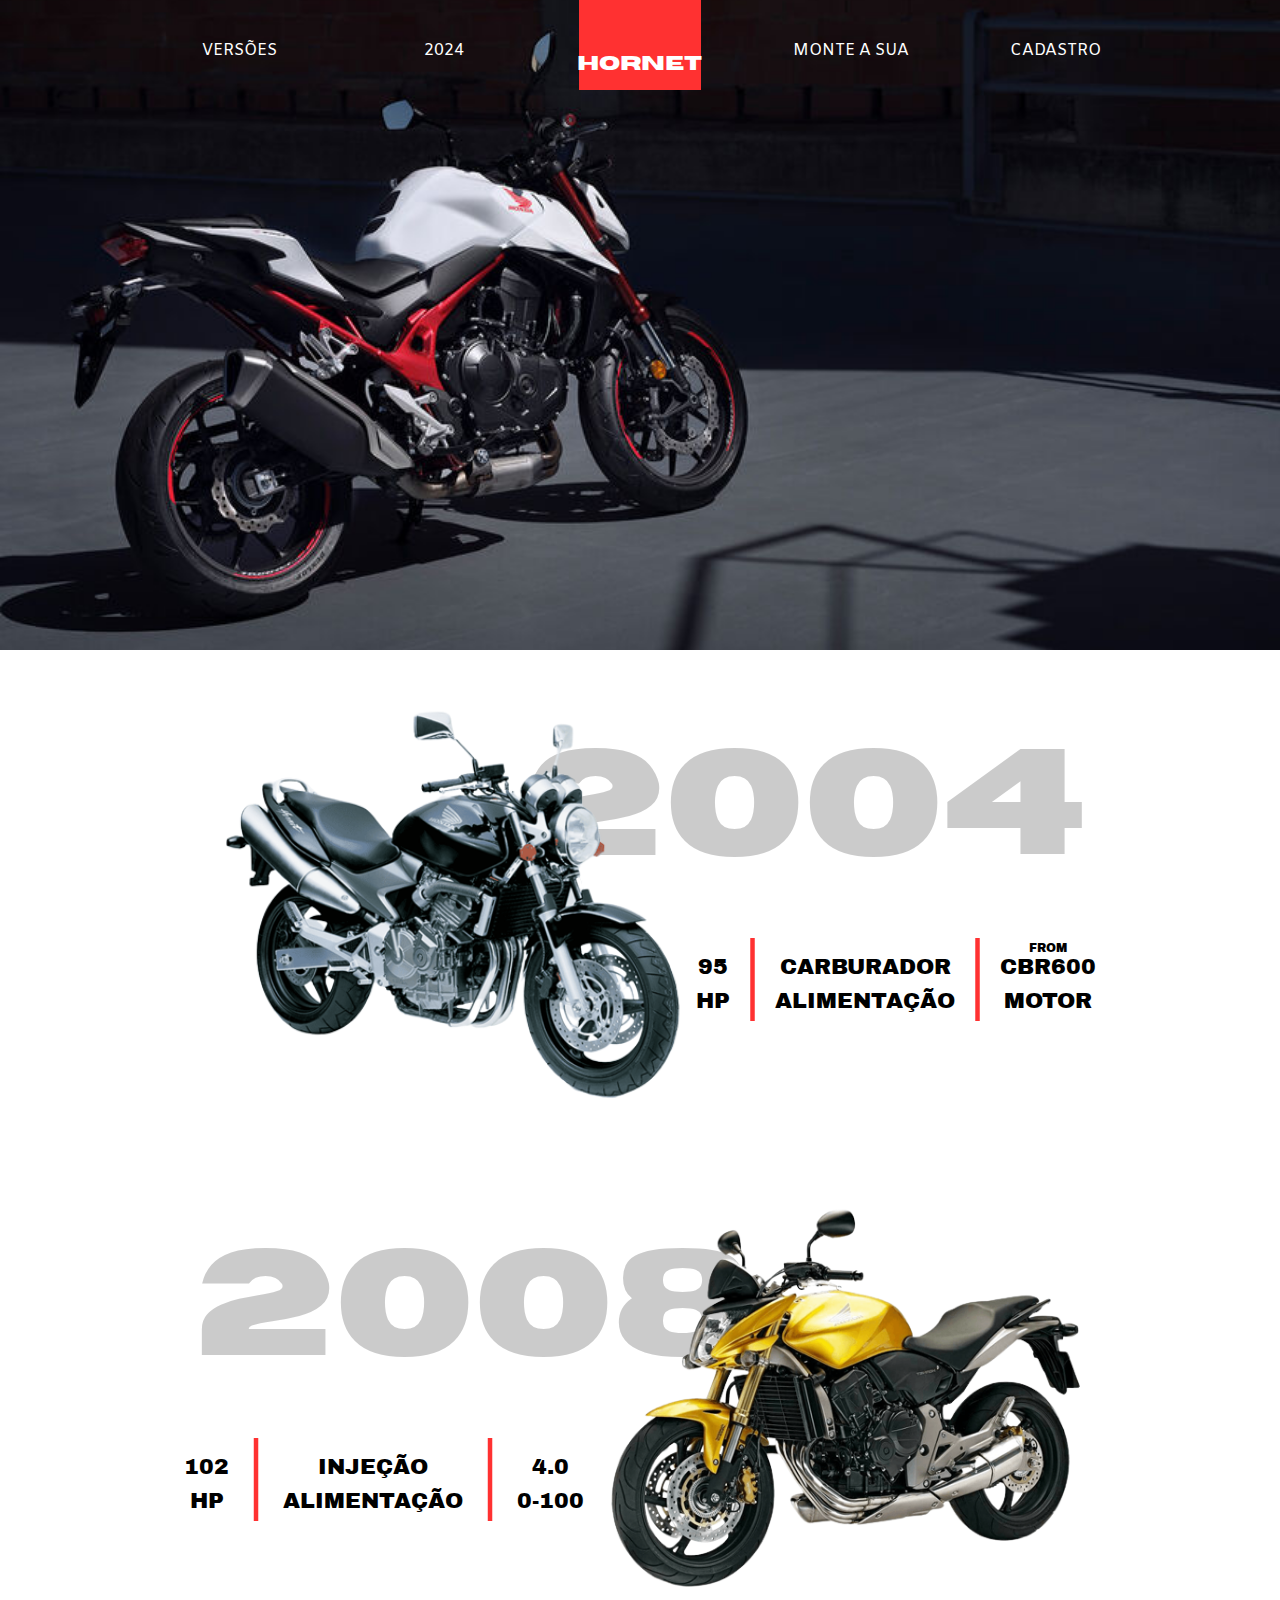
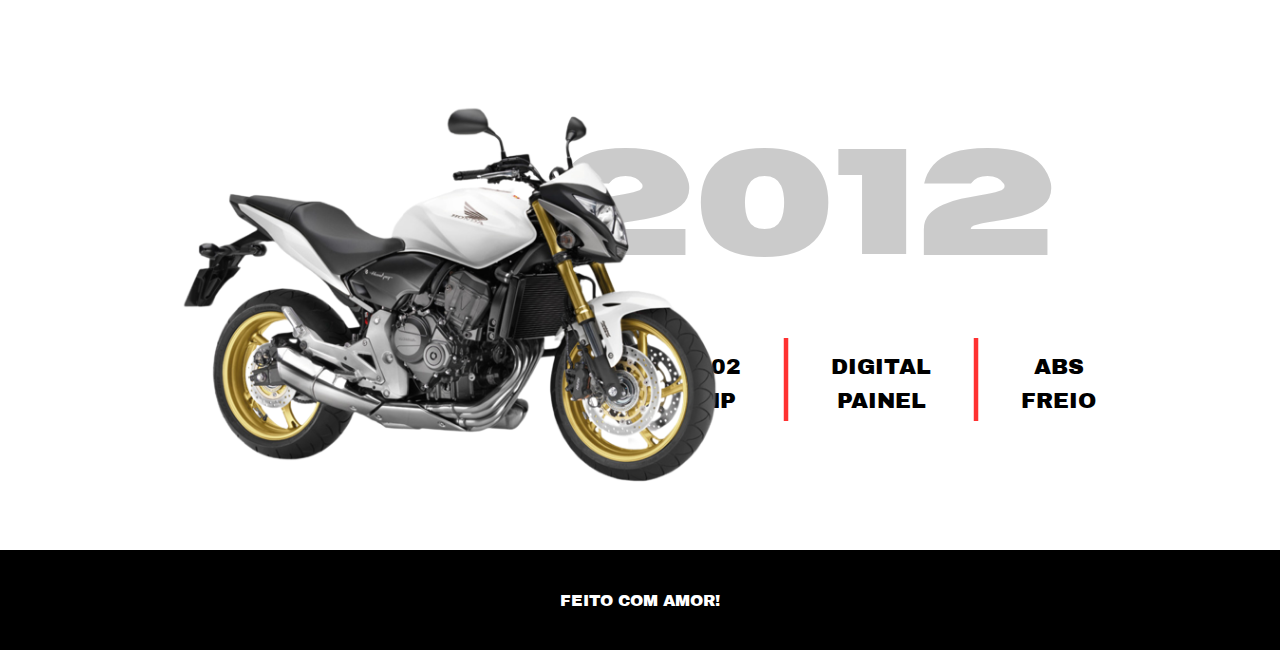
<file: site/public/index.html>
<!DOCTYPE html>
<html lang="pt-br">
<head>
    <meta charset="UTF-8">
    <meta name="viewport" content="width=device-width, initial-scale=1.0">
    <title>Home - Versões</title>
    <link rel="stylesheet" href="css/styleFonts.css">
    <link rel="stylesheet" href="css/styleHeader.css">
    <link rel="stylesheet" href="css/styleIndex.css">
    <link rel="stylesheet" href="css/styleFooter.css">
</head>
<body>
    <div class="header">
        <div class="container">
            <div class="left_menu">
                <ul class="navbar">
                    <li class="navbar_element"><a href="#">VERSÕES</a></li>
                    <li class="navbar_element"><a href="2024.html">2024</a></li>
                </ul>
            </div>
            <div class="logo_menu">
                <div class="logo_fundo">
                    <p>HORNET</p>
                </div>
            </div>
            <div class="right_menu">
                <ul class="navbar">
                    <li class="navbar_element" id="verificaLogin"><a href="login.html">MONTE A SUA</a></li>
                    <li class="navbar_element" id="verificaCadastro"><a href="cadastro.html">CADASTRO</a></li>
                </ul>
            </div>
        </div>
    </div>

    <div class="content">
        <div class="container">
            <div class="versoes">
                <div class="foto_esquerda">
                    <img src="assets/imgs/versoes_page/versao_2004.png" alt="Hornet modelo 2004">
                </div>
                <div class="texto_direita">
                    <div class="ano">2004</div>
                    <div class="specs">
                        <div class="specs_texto">
                            <p>95</p>
                            <p>HP</p>
                        </div>
                        <p class="divisoes">|</p>
                        <div class="specs_texto">
                            <p>CARBURADOR</p>
                            <p>ALIMENTAÇÃO</p>
                        </div>
                        <p class="divisoes">|</p>
                        <div class="specs_texto">
                            <P id="subtitle">FROM</P>
                            <p>CBR600</p>
                            <p>MOTOR</p>
                        </div>
                    </div>
                </div>
            </div>

            
            <div class="versoes">
                <div class="texto_esquerda">
                    <div class="ano">2008</div>
                    <div class="specs">
                        <div class="specs_texto">
                            <p>102</p>
                            <p>HP</p>
                        </div>
                        <p class="divisoes">|</p>
                        <div class="specs_texto">
                            <p>INJEÇÃO</p>
                            <p>ALIMENTAÇÃO</p>
                        </div>
                        <p class="divisoes">|</p>
                        <div class="specs_texto">
                            <p>4.0</p>
                            <p>0-100</p>
                        </div>
                    </div>                    
                </div>
                <div class="foto_direita">
                    <img id="hornet_2008" src="assets/imgs/versoes_page/versao_2008.png" alt="Hornet modelo 2012">
                </div>
            </div>

            
            <div class="versoes">
                <div class="foto_esquerda">
                    <img id="hornet_2012" src="assets/imgs/versoes_page/versao_2012.png" alt="Hornet modelo 2012">
                </div>
                <div class="texto_direita">
                    <div class="ano">2012</div>
                    <div class="specs">
                        <div class="specs_texto">
                            <p>102</p>
                            <p>HP</p>
                        </div>
                        <p class="divisoes">|</p>
                        <div class="specs_texto">
                            <p>DIGITAL</p>
                            <p>PAINEL</p>
                        </div>
                        <p class="divisoes">|</p>
                        <div class="specs_texto">
                            <p>ABS</p>
                            <p>FREIO</p>
                        </div>
                    </div>
                </div>
            </div>
        </div>
    </div>

    <div class="footer">
        <p>FEITO COM AMOR!</p>
    </div>

</body>
</html>

<script>
    if((sessionStorage.NOME_USUARIO).length > 0){
        verificaLogin.innerHTML = `
            <a href="monteASua.html">MONTE A SUA</a>
        `;

        verificaCadastro.innerHTML = `
            <a href="dashboard.html">MÉTRICAS</a>
        `;
    }
</script>
</file>
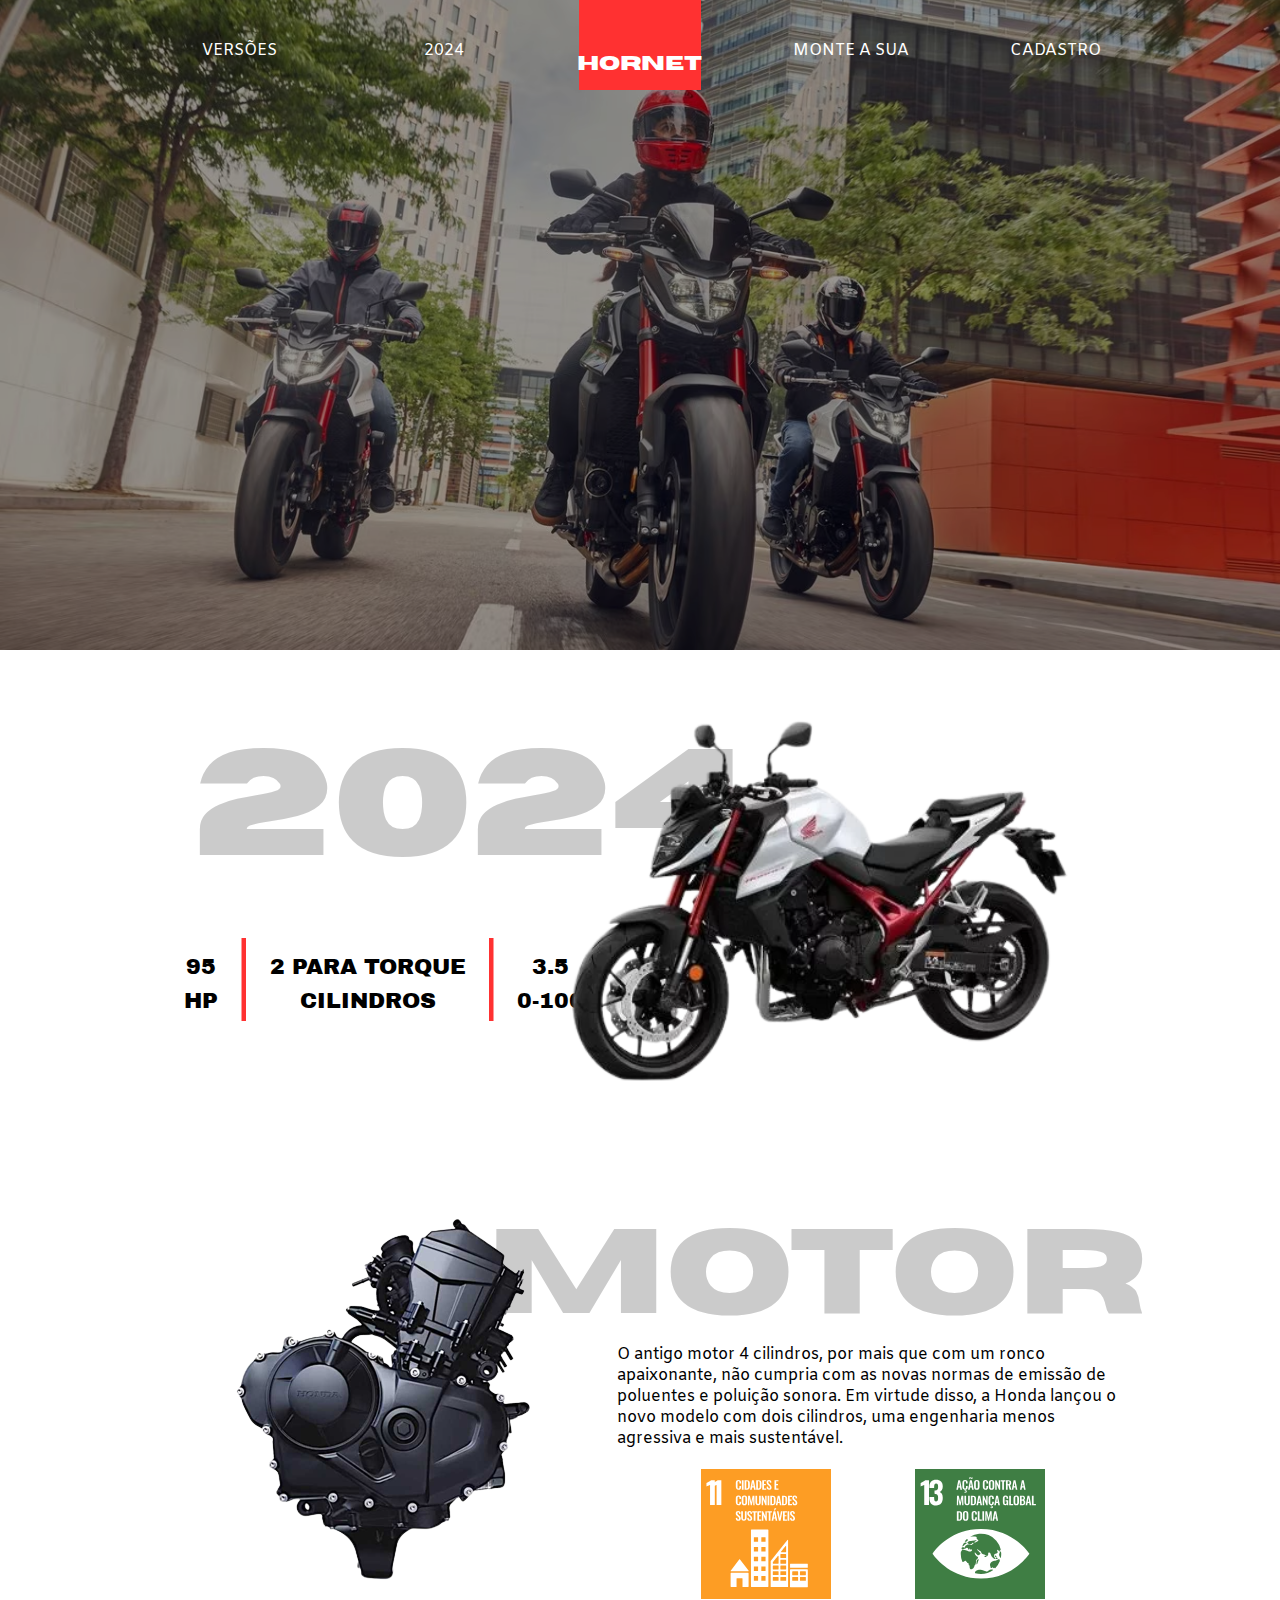
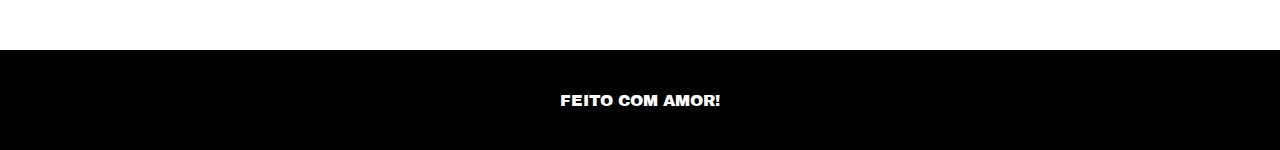
<file: site/public/2024.html>
<!DOCTYPE html>
<html lang="pt-br">
<head>
    <meta charset="UTF-8">
    <meta name="viewport" content="width=device-width, initial-scale=1.0">
    <title>2024</title>
    <link rel="stylesheet" href="css/styleFonts.css">
    <link rel="stylesheet" href="css/styleHeader.css">
    <link rel="stylesheet" href="css/style2024.css">
    <link rel="stylesheet" href="css/styleFooter.css">
</head>
<body>
    <div class="header">
        <div class="container">
            <div class="left_menu">
                <ul class="navbar">
                    <li class="navbar_element"><a href="index.html">VERSÕES</a></li>
                    <li class="navbar_element"><a href="#">2024</a></li>
                </ul>
            </div>
            <div class="logo_menu">
                <div class="logo_fundo">
                    <p>HORNET</p>
                </div>
            </div>
            <div class="right_menu">
                <ul class="navbar">
                    <li class="navbar_element" id="verificaLogin"><a href="login.html">MONTE A SUA</a></li>
                    <li class="navbar_element" id="verificaCadastro"><a href="cadastro.html">CADASTRO</a></li>
                </ul>
            </div>
        </div>
    </div>
    

    <div class="content">
        <div class="container">
            <div class="div_versao_2024">
                <div class="texto_esquerda">
                    <div class="ano">
                        2024
                    </div>
                    <div class="specs">
                        <div class="specs_texto">
                            <p>95</p>
                            <p>HP</p>
                        </div>
                        <p class="divisoes">|</p>
                        <div class="specs_texto">
                            <p>2 PARA TORQUE</p>
                            <p>CILINDROS</p>
                        </div>
                        <p class="divisoes">|</p>
                        <div class="specs_texto">
                            <p>3.5</p>
                            <p>0-100</p>
                        </div>
                    </div>                    
                </div>
                <div class="foto_direita">
                    <img id="hornet_2024" src="assets/imgs/2024_page/versao_2024.png" alt="Hornet modelo 2024">
                </div>
            </div>
            <div class="div_ONU">
                <div class="foto_esquerda">
                    <img id="motor_2024" src="assets/imgs/2024_page/motor_2024.png" alt="Motor hornet modelo 2024">
                </div>
                <div class="texto_direita">
                    <div class="titulo_motor">MOTOR</div>
                    <div class="ONU_content">
                        <p>
                            O antigo motor 4 cilindros, por mais que com um ronco apaixonante, não cumpria com as novas normas de emissão de poluentes e poluição sonora. Em virtude disso, a Honda lançou o novo modelo com dois cilindros, uma engenharia menos agressiva e mais sustentável.
                        </p>
                        <div class="ONU_images">
                            <img src="assets/imgs/2024_page/ods_1.svg" alt="">
                            <img src="assets/imgs/2024_page/ods_2.svg" alt="">
                        </div>
                    </div>
                </div>
            </div>
        </div>
    </div>

    <div class="footer">
        <p>FEITO COM AMOR!</p>
    </div>
</body>
</html>
<script>
        if((sessionStorage.NOME_USUARIO).length > 0){
        verificaLogin.innerHTML = `
            <a href="monteASua.html">MONTE A SUA</a>
        `;

        verificaCadastro.innerHTML = `
            <a href="dashboard.html">MÉTRICAS</a>
        `;
    }
</script>
</file>
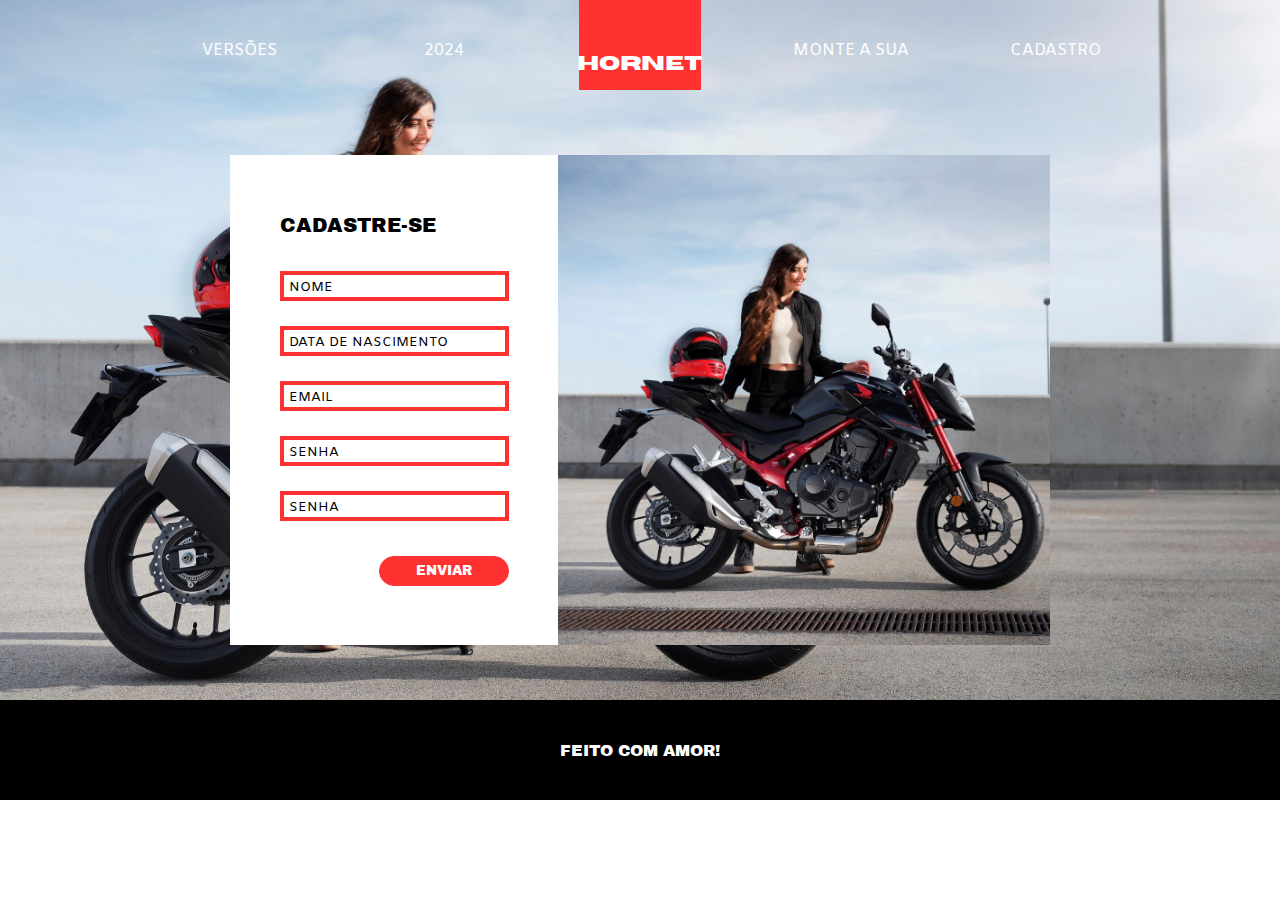
<file: site/public/cadastro.html>
<!DOCTYPE html>
<html lang="en">

<head>
  <meta charset="UTF-8">
  <meta name="viewport" content="width=device-width, initial-scale=1.0">
  <title>Cadastro</title>
  <link rel="stylesheet" href="css/styleFonts.css">
  <link rel="stylesheet" href="css/styleHeader.css">
  <link rel="stylesheet" href="css/styleCadastro.css">
  <link rel="stylesheet" href="css/styleFooter.css">
</head>

<body>
  <div class="header">
    <div class="container">
      <div class="menu">
        <div class="left_menu">
          <ul class="navbar">
            <li class="navbar_element"><a href="index.html">VERSÕES</a></li>
            <li class="navbar_element"><a href="2024.html">2024</a></li>
          </ul>
        </div>
        <div class="logo_menu">
          <div class="logo_fundo">
            <p>HORNET</p>
          </div>
        </div>
        <div class="right_menu">
          <ul class="navbar">
            <li class="navbar_element"><a href="login.html">MONTE A SUA</a></li>
            <li class="navbar_element"><a href="#">CADASTRO</a></li>
          </ul>
        </div>
      </div>

      <!-- card dentro do header aproveitando a imagem de fundo -->
      <div class="card">
        <div class="div_campos">
          <div class="container_campos">
            <p>CADASTRE-SE</p>
            <div class="campos">
              <input onkeyup="validarCampos()" class="input_login" id="nome_input" placeholder="NOME">
              <input onkeyup="validarCampos()" class="input_login" id="dtNasc_input" placeholder="DATA DE NASCIMENTO" onfocus="this.type='date'">
              <input onkeyup="validarCampos()" class="input_login" id="email_input" placeholder="EMAIL">
              <input onkeyup="validarCampos()" class="input_login" id="senha_input" placeholder="SENHA" type="password">
              <input onkeyup="validarCampos()" class="input_login" id="confirSenha_input" placeholder="SENHA" type="password">
            </div>
            <button onclick="cadastrar()">ENVIAR</button>
          </div>
        </div>
        <div class="div_imagem"></div>
      </div>
    </div>
  </div>

  <div class="footer">
    <p>FEITO COM AMOR!</p>
  </div>

</body>

</html>

<script>

  function validarCampos(){
    var nomeVar = nome_input.value;
    var emailVar = email_input.value;
    var dtNascVar = dtNasc_input.value;
    var senhaVar = senha_input.value;
    var confirmacaoSenhaVar = confirSenha_input.value;

    nome_input.style.backgroundColor = '#fff'
    email_input.style.backgroundColor = '#fff'
    senha_input.style.backgroundColor = '#fff'
    confirSenha_input.style.backgroundColor = '#fff'


    if (nomeVar.length < 1) {
      nome_input.style.backgroundColor = '#FF8282';

    } else if (emailVar.includes('@') == false || emailVar.includes('.com') == false) {
      email_input.style.backgroundColor = '#FF8282';

    } else if (senhaVar.length < 8) {
      senha_input.style.backgroundColor = '#FF8282';

    } else if (confirmacaoSenhaVar == "" || senhaVar != confirmacaoSenhaVar) {
      confirSenha_input.style.backgroundColor = '#FF8282';

    }
  }
  

  function cadastrar() {
    var nomeVar = nome_input.value;
    var emailVar = email_input.value;
    var dtNascVar = dtNasc_input.value;
    var senhaVar = senha_input.value;
    var confirmacaoSenhaVar = confirSenha_input.value;

    if (nomeVar == "" || dtNascVar == "" || emailVar == "" || senhaVar == "" || confirmacaoSenhaVar == "") {
      console.log("Mensagem de erro para todos os campos em branco");

    } else {
      console.log("Campos validádos! Enviando valores.")
    }

      // Enviando o valor da nova input
      fetch("/usuarios/cadastrar", {
        method: "POST",
        headers: {
          "Content-Type": "application/json",
        },
        body: JSON.stringify({
          // crie um atributo que recebe o valor recuperado aqui
          // Agora vá para o arquivo routes/usuario.js
          nomeServer: nomeVar,
          dtNascServer: dtNascVar,
          emailServer: emailVar,
          senhaServer: senhaVar
        }),
      }).then(function (resposta) {
        console.log("resposta: ", resposta);

        if (resposta.ok) {
          console.log("Cadastro realizado com sucesso!");
          console.log(resposta);
          
          setTimeout(function () {
            window.location = "login.html";
          }, 1000);

        } else {
          throw "Houve um erro ao tentar realizar o cadastro!";
        }
      })
        .catch(function (resposta) {
          console.log(`#ERRO: ${resposta}`);
        });
    
  }
</script>
</file>
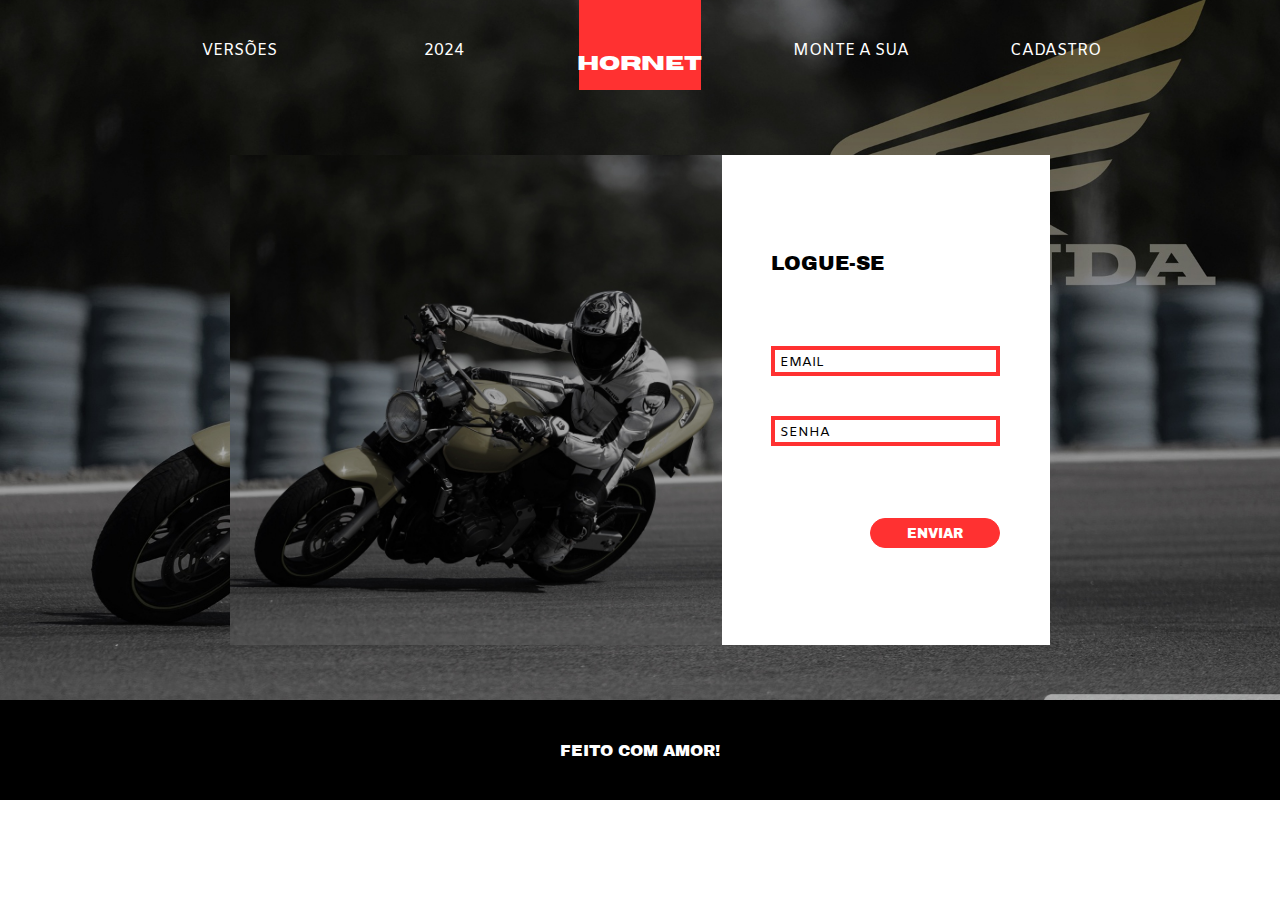
<file: site/public/login.html>
<!DOCTYPE html>
<html lang="en">
<head>
    <meta charset="UTF-8">
    <meta name="viewport" content="width=device-width, initial-scale=1.0">
    <title>Login</title>
    <link rel="stylesheet" href="css/styleFonts.css">
    <link rel="stylesheet" href="css/styleHeader.css">
    <link rel="stylesheet" href="css/styleLogin.css">
    <link rel="stylesheet" href="css/styleFooter.css">
</head>
<body>
    <div class="header">
        <div class="container">
            <div class="menu">
                <div class="left_menu">
                    <ul class="navbar">
                        <li class="navbar_element"><a href="index.html">VERSÕES</a></li>
                        <li class="navbar_element"><a href="2024.html">2024</a></li>
                    </ul>
                </div>
                <div class="logo_menu">
                    <div class="logo_fundo">
                        <p>HORNET</p>
                    </div>
                </div>
                <div class="right_menu">
                    <ul class="navbar">
                        <li class="navbar_element"><a href="#">MONTE A SUA</a></li>
                        <li class="navbar_element"><a href="cadastro.html">CADASTRO</a></li>
                    </ul>
                </div>
            </div>

            <!-- card dentro do header aproveitando a imagem de fundo -->
            <div class="card">
                <div class="div_imagem"></div>
                <div class="div_campos">
                        <div class="container_campos">
                        <p>LOGUE-SE</p>
                        <div class="campos">
                            <input id="email_input" class="input_login" placeholder="EMAIL">
                            <input id="senha_input" class="input_login" placeholder="SENHA" type="password">
                        </div>
                        <button onclick="entrar()">ENVIAR</button>
                    </div>
                </div>
            </div>
        </div>
    </div>

    <div class="footer">
        <p>FEITO COM AMOR!</p>
    </div>

</body>
</html>

<script>
    function entrar(){
        var emailVar = email_input.value;
        var senhaVar = senha_input.value;

        console.log(emailVar);
        console.log(senhaVar);

        if (emailVar == "" || senhaVar == "") {
            console.log("Mensagem de erro para todos os campos em branco");
            return false;
        }
        else {
                fetch("/usuarios/autenticar", {
                method: "POST",
                headers: {
                    "Content-Type": "application/json"
                },
                body: JSON.stringify({
                    emailServer: emailVar,
                    senhaServer: senhaVar
                })
            })
            .then(function (resposta) {
                console.log("ESTOU NO THEN DO entrar()!")

                if (resposta.ok) {
                    console.log(resposta);

                    resposta.json().then(json => {
                        console.log(json);
                        console.log(JSON.stringify(json));
                        sessionStorage.NOME_USUARIO = json.nome;
                        sessionStorage.DT_NASC = json.dtNasc;
                        sessionStorage.ID_USUARIO = json.id;

                    });

                    setTimeout(function () {
                        window.location = "monteASua.html";
                    }, 1000);

                } else {
                    console.log("Houve um erro ao tentar realizar o login!");

                    resposta.text().then(texto => {
                        console.error(texto);
                    });
                }

            }).catch(function (erro) {
                console.log(erro);
            })

            return false;
        }

    }
</script>
</file>
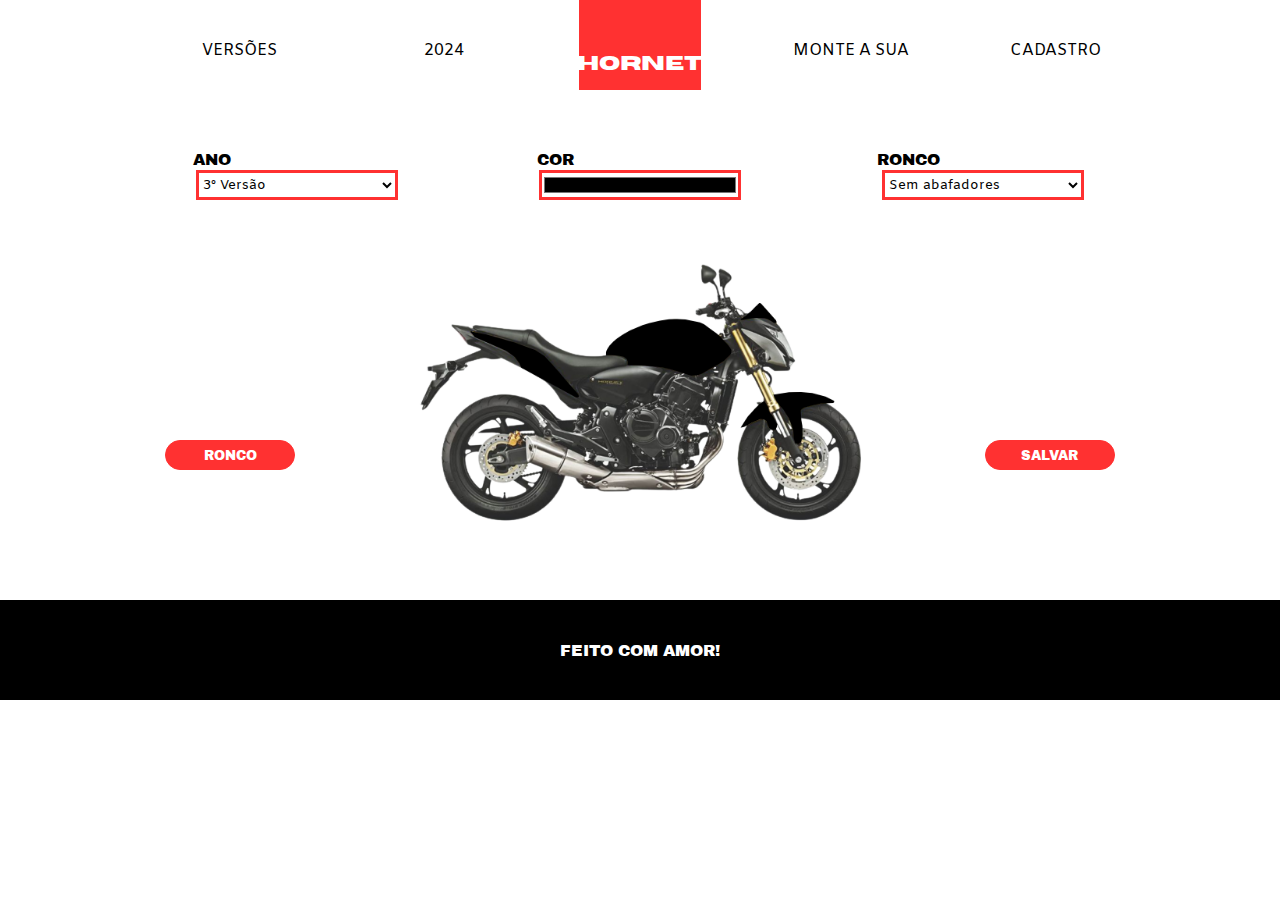
<file: site/public/monteASua.html>
<!DOCTYPE html>
<html lang="en">

<head>
    <meta charset="UTF-8">
    <meta name="viewport" content="width=device-width, initial-scale=1.0">
    <title>Monte a Sua</title>
    <link rel="stylesheet" href="css/styleFonts.css">
    <link rel="stylesheet" href="css/styleHeader.css">
    <link rel="stylesheet" href="css/styleMonte.css">
    <link rel="stylesheet" href="css/styleFooter.css">
</head>

<body>
    <div class="header">
        <div class="container">
            <div class="left_menu">
                <ul class="navbar">
                    <li class="navbar_element"><a href="index.html">VERSÕES</a></li>
                    <li class="navbar_element"><a href="2024.html">2024</a></li>
                </ul>
            </div>
            <div class="logo_menu">
                <div class="logo_fundo">
                    <p>HORNET</p>
                </div>
            </div>
            <div class="right_menu">
                <ul class="navbar">
                    <li class="navbar_element"><a href="#">MONTE A SUA</a></li>
                    <li class="navbar_element" id="verificaCadastro"><a href="cadastro.html">CADASTRO</a></li>
                </ul>
            </div>
        </div>
    </div>

    <div class="content">
        <div class="container">
            <div class="div_input">
                <div class="input">
                    <p>ANO</p>
                    <select id="select_versoes" onchange="escolherVersao()">
                        <option value="1">1° Versão</option>
                        <option value="2">2° Versão</option>
                        <option selected value="3">3° Versão</option>
                    </select>
                </div>

                <div class="input">
                    <p>COR</p>
                    <input type="color" onchange="escolheCor()" id="input_cor">
                </div>

                <div class="input">
                    <p id="input_ronco">RONCO</p>
                    <select id="select_ronco" onchange="escolheRonco()">
                        <option value="1">Original</option>
                        <option selected value="2">Sem abafadores</option>
                        <option value="3">Direto</option>
                    </select>
                </div>
            </div>
            <div class="div_button_image">
                <div class="botoes">
                    <button onclick="testarRonco()">RONCO</button>
                </div>
                <div class="image">
                    <div class="background_image" id="div_versao_escolhida"></div>
                </div>
                <div class="botoes">
                    <button onclick="salvarDados()">SALVAR</button>
                </div>
            </div>
            <div class="monte">
                <!-- <p>Monte</p> -->
            </div>
        </div>
    </div>

    <div class="footer">
        <p>FEITO COM AMOR!</p>
    </div>

</body>

</html>
<script>
    div_versao_escolhida.style.background = "#000000";
    div_versao_escolhida.innerHTML = `
                <img id="versao_2012" src="assets/imgs/monte_page/2012.png" alt="">
            `;

    var listaDadosSalvos = [];
    var versaoEscolhida = 3;
    var corEscolhida = '#000000';
    var roncoEscolhido = 2;

    function escolherVersao() {
        versaoEscolhida = Number(select_versoes.value);

        if (versaoEscolhida == 1) {
            div_versao_escolhida.innerHTML = `
                <img id="versao_2004" src="assets/imgs/monte_page/2004.png" alt="">
            `;

        } else if (versaoEscolhida == 2) {
            div_versao_escolhida.innerHTML = `
                <img id="versao_2010" src="assets/imgs/monte_page/2010.2.png" alt="">
            `;

        } else {
            div_versao_escolhida.innerHTML = `
                <img id="versao_2012" src="assets/imgs/monte_page/2012.png" alt="">
            `;

        }
    }

    function escolheCor() {
        corEscolhida = input_cor.value;
        div_versao_escolhida.style.background = corEscolhida;

        // transforma as cores em rgb
        var r = parseInt(`${corEscolhida[1]}${corEscolhida[2]}`, 16);
        var g = parseInt(`${corEscolhida[3]}${corEscolhida[4]}`, 16);
        var b = parseInt(`${corEscolhida[5]}${corEscolhida[6]}`, 16);

        r /= 255;
        g /= 255;
        b /= 255;

        var colorMin = Math.min(r, g, b);
        var colorMax = Math.max(r, g, b);
        var delta = colorMax - colorMin;
        var hue = 0;       

        if (colorMax == r) {
            hue = ((g - b) / delta) % 6;

        } else if (colorMax == g) {
            hue = (b - r) / delta + 2;

        } else {
            hue = (r - g) / delta + 4;

        }

        hue = Math.round(hue * 60);
        hue = (hue + 360) % 360; // Garante que o valor esteja no intervalo [0, 360)
        console.log(`Matiz: ${hue}`);


        if (delta == 0) {
            if(colorMax <= 0.5){
                corEscolhida = '#000000'; //preto

            } else {
                corEscolhida = '#ffffff'; //branco

            } 
        } else if (hue > 25 && hue < 55){
            corEscolhida = '#ff9100'; //laranja

        } else if (hue > 55 && hue < 80){
            corEscolhida = '#ffe600'; //amarelo

        } else if (hue > 80 && hue < 190){
            corEscolhida = '#16e105'; //verde
            
        } else if (hue > 190 && hue < 280){
            corEscolhida = '#0079ff'; //azul
            
        } else if (hue > 280 && hue < 340){
            corEscolhida = '#e700ff'; //rosa
            
        } else{
            corEscolhida = '#ff0000'; //vermelho
 
        }
        console.log(corEscolhida);
    }

    function escolheRonco() {
        roncoEscolhido = Number(select_ronco.value);
    }

    var ronco = [new Audio('assets/audios/ronco_original.mp3'), new Audio('assets/audios/ronco_sem_abafadores.mp3'), new Audio('assets/audios/ronco_direto.mp3')];

    var contadorRonco = 0;
    function testarRonco() {
        ronco[contadorRonco].pause();

        if (roncoEscolhido == 1) {
            contadorRonco = 0;

        } else if (roncoEscolhido == 2) {
            contadorRonco = 1;

        } else {
            contadorRonco = 2;

        }
        ronco[contadorRonco].play();
    }

    function salvarDados() {
        if (versaoEscolhida == "" || corEscolhida == "" || roncoEscolhido == "") {
            console.log("Mensagem de erro para todos os campos em branco");
            return false;
        }

        fetch("/dashboard/enviar", {
            method: "POST",
            headers: {
                "Content-Type": "application/json",
            },
            body: JSON.stringify({
                // crie um atributo que recebe o valor recuperado aqui
                // Agora vá para o arquivo routes/usuario.js
                idServer: sessionStorage.ID_USUARIO,
                versaoServer: versaoEscolhida,
                corServer: corEscolhida,
                roncoServer: roncoEscolhido
            }),
        }).then(function (resposta) {
            console.log("resposta: ", resposta);

            if (resposta.ok) {
                console.log("Dados da moto enviados ao banco com sucesso!");
            } else {
                throw "Houve um erro ao tentar cadastrar a moto!";
            }
        })
            .catch(function (resposta) {
                console.log(`#ERRO: ${resposta}`);
            });

        return false;
    }


    if ((sessionStorage.NOME_USUARIO).length > 0) {
        verificaCadastro.innerHTML = `
            <a href="dashboard.html">MÉTRICAS</a>        `;
    }
</script>
</file>
<file: site/public/css/styleFonts.css>
@font-face{
    font-family: titleFont;
    src: url(../assets/fonts/Horizon.otf);
}

@font-face {
    font-family: subTitleFont;
    src: url(../assets/fonts/ArchivoBlack-Regular.ttf);
}

@font-face {
    font-family: textFont;
    src: url(../assets/fonts/Amiko-Regular.ttf);
}
/*-------------------------------Fontes*/

*{
    margin: 0;
    padding: 0;
    box-sizing: border-box;
    text-decoration: none;
}
</file>
<file: site/public/css/styleHeader.css>
.container{
    display: flex;
    width: 80%;
    margin-left: 10%;
}

.header{
    width: 100%;
    height: 650px;
    /* background-color: #000; */
}

.header .container{
    height: 100px;
}

.header .container .left_menu{
    height: 100%;
    width: 40%;
    /* background-color: aqua; */
}


.header .container .logo_menu{
    display: flex;
    height: 90%;
    width: 20%;
    justify-content: center;
    /* background-color: black; */
}


.header .container .right_menu{
    height: 100%;
    width: 40%;
    /* background-color: aqua; */
}


.header .container .navbar{
    display: flex;
    height: 100%;
    list-style: none;
    justify-content: space-around;
    align-items: center;
}

a{
    text-decoration: none;
    font-family: textFont;
    color: #fff;
}

li:hover{
    transform: scale(1.1);
}

.header .container .logo_menu .logo_fundo{
    display: flex;
    justify-content: center;
    align-items: end;
    width: 60%;
    height: 100%;
    background-color: #FF3131;
}

.header .container .logo_menu .logo_fundo p{
    font-family: titleFont;
    margin-bottom: 15px;
    font-size: 20px;
    color: #fff;
}
</file>
<file: site/public/css/styleIndex.css>
.header{
    background-image: url(../assets/imgs/versoes_page/banner_versoes.jpg);
    background-size: cover;
    background-position: center;
}

.content{
    width: 100%;
    height: 1500px;
    /* background-color: #000; */
}

.content .container{
    height: 100%;
    flex-direction: column;
}

.versoes{
    display: flex;
    width: 100%;
    height: 500px;
    /* border-bottom: 2px solid red; */
}

.foto_esquerda{
    display: flex;
    justify-content: center;
    align-items: center;
    width: 50%;
    /* background-color: blue; */
}

.foto_esquerda img{
    position: relative;
    z-index: 2;
    height: 400px;
    margin-left: 200px;
}

.texto_direita{
    display: flex;
    flex-direction: column;
    /* ---------------- align e justify invertidos */
    align-items: center;
    width: 50%;
    /* background-color: green; */
}

/* .content .container .versoes .versoes_ano p{
    font-family: titleFont;
    color: grey;
    font-size: 150px;
    margin-top: 70px;
    margin-left: -150px;
    opacity: 40%;
} */

.texto_direita .ano{
    position: relative;
    z-index: 1;
    top: 70px;
    right: 90px;
    font-family: titleFont;
    color: grey;
    font-size: 150px;
    opacity: 40%;
    /* background-color: purple; */
}

.texto_direita .specs{
    display: flex;
    justify-content: space-between;
    align-items: end;
    width: 400px;
    height: 200px;
}

.texto_direita .specs_texto{
    display: flex;
    flex-direction: column;
    align-items: center;
    /* background-color: aqua; */
    font-family: subTitleFont;
    font-size: 22px;
    /* height: 100px; */
}

.texto_direita .specs_texto p{
    margin-bottom: 10px;
}

.texto_direita #subtitle{
    font-size: 12px;
    margin-bottom: 0px;
}

.texto_direita .divisoes{
    font-size: 90px;
    color: #FF3131;
}

#hornet_2012{
    margin-right: 50px;
}

/* configuracoes das amostras com imagem na esquerda ^^ */


.foto_direita{
    display: flex;
    justify-content: center;
    align-items: center;
    width: 50%;
    /* background-color: blue; */
}

.foto_direita img{
    position: relative;
    z-index: 2;
    height: 420px;
    margin-left: 200px;
}

.texto_esquerda{
    display: flex;
    flex-direction: column;
    /* ---------------- align e justify invertidos */
    align-items: center;
    width: 50%;
    /* background-color: green; */
}

.texto_esquerda .ano{
    position: relative;
    z-index: 1;
    top: 70px;
    left: 90px;
    font-family: titleFont;
    color: grey;
    font-size: 150px;
    opacity: 40%;
    /* background-color: purple; */
}

.texto_esquerda .specs{
    display: flex;
    justify-content: space-between;
    align-items: end;
    width: 400px;
    height: 200px;
}

.texto_esquerda .specs_texto{
    display: flex;
    flex-direction: column;
    align-items: center;
    /* background-color: aqua; */
    font-family: subTitleFont;
    font-size: 22px;
    /* height: 100px; */
}

.texto_esquerda .specs_texto p{
    margin-bottom: 10px;
}

.texto_esquerda #subtitle{
    font-size: 12px;
    margin-bottom: 0px;
}

.texto_esquerda .divisoes{
    font-size: 90px;
    color: #FF3131;
}

#hornet_2008{
    margin-right: 300px;
}
</file>
<file: site/public/css/styleFooter.css>
.footer{
    display: flex;
    align-items: center;
    justify-content: center;
    background-color: #000;
    width: 100%;
    height: 100px;
}

.footer p{
    color: #fff;
    font-family: subtitleFont;
}
</file>
<file: site/public/css/style2024.css>
.header{
    background-image: url(../assets/imgs/2024_page/banner_2024.png);
    background-size: cover;
    background-position: center;
}

.content{
    width: 100%;
    height: 1000px;
    /* background-color: red; */
}

.content .container{
    height: 100%;
    flex-direction: column;
    /* background-color: green; */
}

.div_versao_2024{
    display: flex;
    width: 100%;
    height: 500px;
    /* background-color: #FF3131; */
    /* border-bottom: 2px solid red; */
}


.foto_direita{
    display: flex;
    justify-content: center;
    align-items: center;
    width: 50%;
    /* background-color: blue; */
}

.foto_direita img{
    position: relative;
    z-index: 2;
    height: 380px;
    right: 80px;
}

.texto_esquerda{
    display: flex;
    flex-direction: column;
    /* ---------------- align e justify invertidos */
    align-items: center;
    width: 50%;
    /* background-color: green; */
}

.texto_esquerda .ano{
    position: relative;
    z-index: 1;
    top: 70px;
    left: 90px;
    font-family: titleFont;
    color: grey;
    font-size: 150px;
    opacity: 40%;
    /* background-color: purple; */
}

.texto_esquerda .specs{
    display: flex;
    justify-content: space-between;
    align-items: end;
    width: 400px;
    height: 200px;
}

.texto_esquerda .specs_texto{
    display: flex;
    flex-direction: column;
    align-items: center;
    /* background-color: aqua; */
    font-family: subTitleFont;
    font-size: 22px;
    /* height: 100px; */
}

.texto_esquerda .specs_texto p{
    margin-bottom: 10px;
}

.texto_esquerda #subtitle{
    font-size: 12px;
    margin-bottom: 0px;
}

.texto_esquerda .divisoes{
    font-size: 90px;
    color: #FF3131;
}

.div_ONU{
    display: flex;
    /* background-color: grey; */
    height: 500px;
    width: 100%;
    align-items: center;
    justify-content: center;
}

.div_ONU .foto_esquerda{
    position: relative;
    z-index: 1;
}

.texto_direita{
    position: relative;
    right: 100px;
    display: flex;
    flex-direction: column;
    /* ---------------- align e justify invertidos */
    align-items: start;
    width: 50%;
    /* background-color: green; */
}

.texto_direita .titulo_motor{
    position: relative;
    z-index: 0;
    right: 130px;
    font-family: titleFont;
    color: grey;
    font-size: 120px;
    opacity: 40%;
    /* background-color: purple; */
}
 
.ONU_content{
    height: 250px;
    font-family: textFont;
    /* background-color: #FF3131; */
}

.ONU_content .ONU_images{
    padding-top: 20px;
    display: flex;
    justify-content: space-evenly;
    height: 60%;
    /* background-color: green; */
}
</file>
<file: site/public/css/styleCadastro.css>
.header{
    background-image: url(../assets/imgs/cadastro_page/banner_cadastro.jpg);
    background-size: cover;
    background-position: center;
    height: 700px;
}

.header .container{
    height: 100%;
    /* background-color: #FF3131; */
    flex-direction: column;
    align-items: center;
}

.header .container .menu{
    /* background-color: aqua; */
    width: 100%;
    height: 100px;
    display: flex;
}

.header .container .card{
    margin: auto;
    background-color: #fff;
    display: flex;
    align-items: center;
    width: 80%;
    height: 70%;
}

.header .container .card .div_campos{
    display: flex;
    justify-content: center;
    align-items: center;
    width: 40%;
    height: 100%;
    /* background-color: aqua; */
}

.header .container .card .div_campos .container_campos{
    width: 70%;
    height: 90%;
    /* background-color: yellowgreen; */
    display: flex;
    flex-direction: column;
    align-items: start;
    justify-content: space-evenly;
}

.header .container .card .div_campos .container_campos .campos{
    width: 100%;
    height: 250px;
    display: flex;
    flex-direction: column;
    justify-content: space-between;
    /* background-color: red; */
}

.header .container .card .div_campos .container_campos p{
    font-family: subTitleFont;
    font-size: 20px;
}

.header .container .card .div_campos .container_campos .campos input{
    height: 30px;
    width: 100%;
    border: 4px solid #FF3131;
    background-color: #fff;
}

.header .container .card .div_campos .container_campos .campos input::placeholder{
    font-family: textFont;
    color: #000;
    padding-left: 5px;
}

.header .container .card .div_campos .container_campos button{
    align-self: end;
    background-color: #FF3131;
    width: 130px;
    height: 30px;
    border: 1px solid #FF3131;
    border-radius: 20px;
    font-family: subTitleFont;
    color: #fff;
    cursor: pointer;
}

.header .container .card .div_campos button:hover{
    background-color: #fff;
    color: #FF3131;
}

.header .container .card .div_imagem{
    background-image: url(../assets/imgs/cadastro_page/banner_cadastro.jpg);
    background-size: cover;
    width: 60%;
    height: 100%;
}
</file>
<file: site/public/css/styleLogin.css>
.header{
    background-image: url(../assets/imgs/login_page/banner_login.png);
    background-size: cover;
    background-position: center;
    height: 700px;
}

.header .container{
    height: 100%;
    /* background-color: #FF3131; */
    flex-direction: column;
    align-items: center;
}

.header .container .menu{
    /* background-color: aqua; */
    width: 100%;
    height: 100px;
    display: flex;
}


.header .container .card{
    margin: auto;
    background-color: #fff;
    display: flex;
    align-items: center;
    width: 80%;
    height: 70%;
}


.header .container .card .div_imagem{
    background-image: url(../assets/imgs/login_page/banner_login.png);
    background-size: cover;
    background-position: 10%;
    width: 60%;
    height: 100%;
}

.header .container .card .div_campos{
    display: flex;
    justify-content: center;
    align-items: center;
    width: 40%;
    height: 100%;
    /* background-color: aqua; */
}

.header .container .card .div_campos .container_campos{
    width: 70%;
    height: 90%;
    /* background-color: yellowgreen; */
    display: flex;
    flex-direction: column;
    align-items: start;
    justify-content: space-evenly;
}

.header .container .card .div_campos .container_campos .campos{
    width: 100%;
    height: 100px;
    display: flex;
    flex-direction: column;
    justify-content: space-between;
    /* background-color: red; */
}

.header .container .card .div_campos .container_campos p{
    font-family: subTitleFont;
    font-size: 20px;
}

.header .container .card .div_campos .container_campos .campos input{
    height: 30px;
    width: 100%;
    border: 4px solid #FF3131;
    background-color: #fff;
}

.header .container .card .div_campos .container_campos .campos input::placeholder{
    font-family: textFont;
    color: #000;
    padding-left: 5px;
}

.header .container .card .div_campos .container_campos button{
    align-self: end;
    background-color: #FF3131;
    width: 130px;
    height: 30px;
    border: 1px solid #FF3131;
    border-radius: 20px;
    font-family: subTitleFont;
    color: #fff;
    cursor: pointer;
}

.header .container .card .div_campos button:hover{
    background-color: #fff;
    color: #FF3131;
}
</file>
<file: site/public/css/styleMonte.css>
.header{
    height: 100px;
}

.header .container a{
    color: #000;
}

.content{
    width: 100%;
    height: 500px;
}

.content .container{
    flex-direction: column;
    height: 100%;
    /* background-color: blue; */
}

.content .container .div_input{
    display: flex;
    justify-content: space-between;
    width: 100%;
    height: 20%;
    /* background-color: red; */
}

.content .container .div_input .input{
    display: flex;
    flex-direction: column;
    justify-content: end;
    align-items: center;
    width: 33%;
    height: 100%;
    /* background-color: green; */
}

.content .container .div_input .input select{
    height: 30px;
    width: 60%;
    border: 3px solid #FF3131;
    background-color: #fff;
    font-family: textFont;
}

.content .container .div_input .input p{
    margin-right: 170px;
    margin-bottom: 2px;
    font-family: subTitleFont;
}

#input_ronco{
    margin-right: 150px;
}

.content .container .div_input .input input{
    height: 30px;
    width: 60%;
    border: 3px solid #FF3131;
    background-color: #fff;
}


.content .container .div_button_image{
    display: flex;
    justify-content: space-between;
    width: 100%;
    height: 70%;
    /* background-color: red; */
}

.content .container .div_button_image .botoes{
    display: flex;
    width: 20%;
    align-items: end;
    justify-content: center;
    /* background-color: yellowgreen; */
}

.content .container .div_button_image button{
    background-color: #FF3131;
    width: 130px;
    height: 30px;
    margin-bottom: 80px;
    border: 1px solid #FF3131;
    border-radius: 20px;
    font-family: subTitleFont;
    color: #fff;
    cursor: pointer;
}

.content .container .div_button_image button:hover{
    background-color: #fff;
    color: #FF3131;
}

.content .container .div_button_image .image{
    display: flex;
    align-items: end;
    justify-content: center;
    height: 100%;
    width: 60%;
    /* background-color: red; */
}

.content .container .div_button_image .image .background_image{
    /* background-color: blue; */
    display: flex;
    align-items: end;
    justify-content: center;
    width: 450px;
    height: 260px;
}

#versao_2004{
    width: 650px;
    margin-bottom: -10px;
}

#versao_2010{
    width: 450px;
    margin-bottom: -5px;
}

#versao_2012{
    width: 450px;
    margin-bottom: -20px;
}

.content .container .monte{
    display: flex;
    width: 100%;
    height: 0;
    justify-content: end;
}

.content .container .monte p{
    position: relative;
    /* z-index: 0; */
    font-family: titleFont;
    color: grey;
    font-size: 100px;
    opacity: 40%;
    bottom: 80px;
}
</file>
